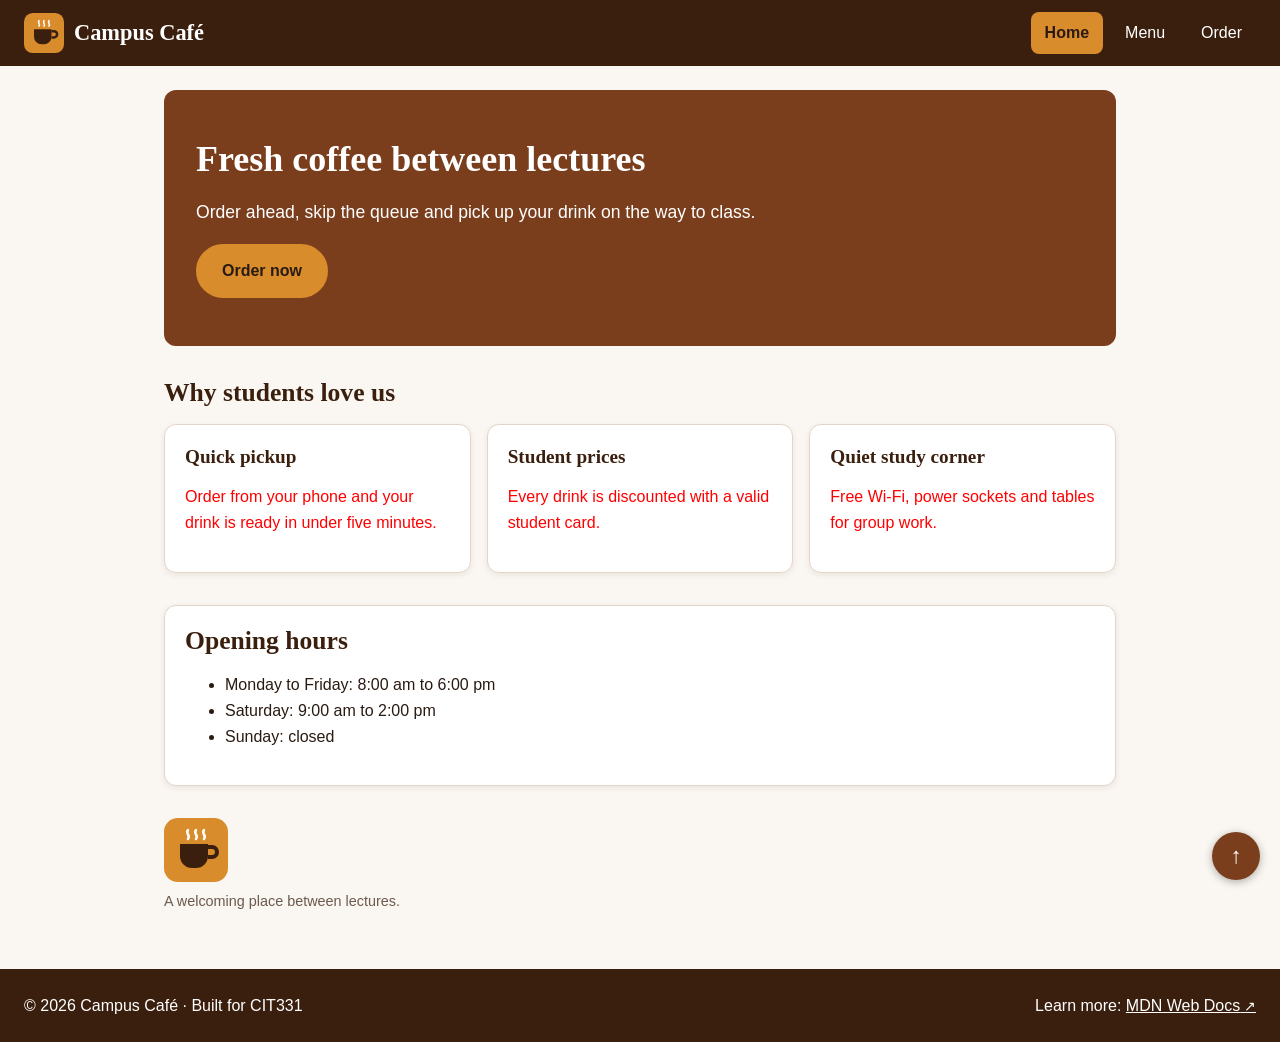
<file: index.html>
<!DOCTYPE html>
<html lang="en">
<head>
  <meta charset="UTF-8">
  <meta name="viewport" content="width=device-width, initial-scale=1.0">
  <meta name="description" content="Campus Café: fresh coffee, snacks and a quiet study space.">
  <title>Campus Café | Home</title>
  <link rel="stylesheet" href="css/styles.css">
</head>
<body id="top">
  <a class="skip-link" href="#main">Skip to main content</a>

  <header class="site-header">
    <a class="brand" href="index.html">
      <img src="images/logo.svg" alt="" width="40" height="40">
      <span>Campus Café</span>
    </a>
    <nav aria-label="Main">
      <ul class="nav-list">
        <li><a href="index.html" class="active" aria-current="page">Home</a></li>
        <li><a href="menu.html">Menu</a></li>
        <li><a href="order.html">Order</a></li>
      </ul>
    </nav>
  </header>

  <main id="main">
    <section class="hero">
      <h1>Fresh coffee between lectures</h1>
      <p>Order ahead, skip the queue and pick up your drink on the way to class.</p>
      <a class="btn" href="order.html">Order now</a>
    </section>

    <section class="highlights">
      <h2>Why students love us</h2>
      <div class="card-row">
        <article class="card">
          <h3>Quick pickup</h3>
          <p>Order from your phone and your drink is ready in under five minutes.</p>
        </article>
        <article class="card">
          <h3>Student prices</h3>
          <p>Every drink is discounted with a valid student card.</p>
        </article>
        <article class="card">
          <h3>Quiet study corner</h3>
          <p>Free Wi-Fi, power sockets and tables for group work.</p>
        </article>
      </div>
    </section>

    <aside class="card notice">
      <h2>Opening hours</h2>
      <ul>
        <li>Monday to Friday: <time datetime="08:00">8:00 am</time> to <time datetime="18:00">6:00 pm</time></li>
        <li>Saturday: <time datetime="09:00">9:00 am</time> to <time datetime="14:00">2:00 pm</time></li>
        <li>Sunday: closed</li>
      </ul>
    </aside>

    <figure class="cafe-figure">
      <img src="images/logo.svg" alt="Campus Café coffee cup logo" width="64" height="64">
      <figcaption>A welcoming place between lectures.</figcaption>
    </figure>
  </main>

  <footer class="site-footer">
    <p>&copy; 2026 Campus Café &middot; Built for CIT331</p>
    <p>Learn more: <a href="https://developer.mozilla.org/" target="_blank" rel="noopener noreferrer">MDN Web Docs</a></p>
  </footer>

  <a class="back-to-top" href="#top" aria-label="Back to top">&uarr;</a>
</body>
</html>
</file>
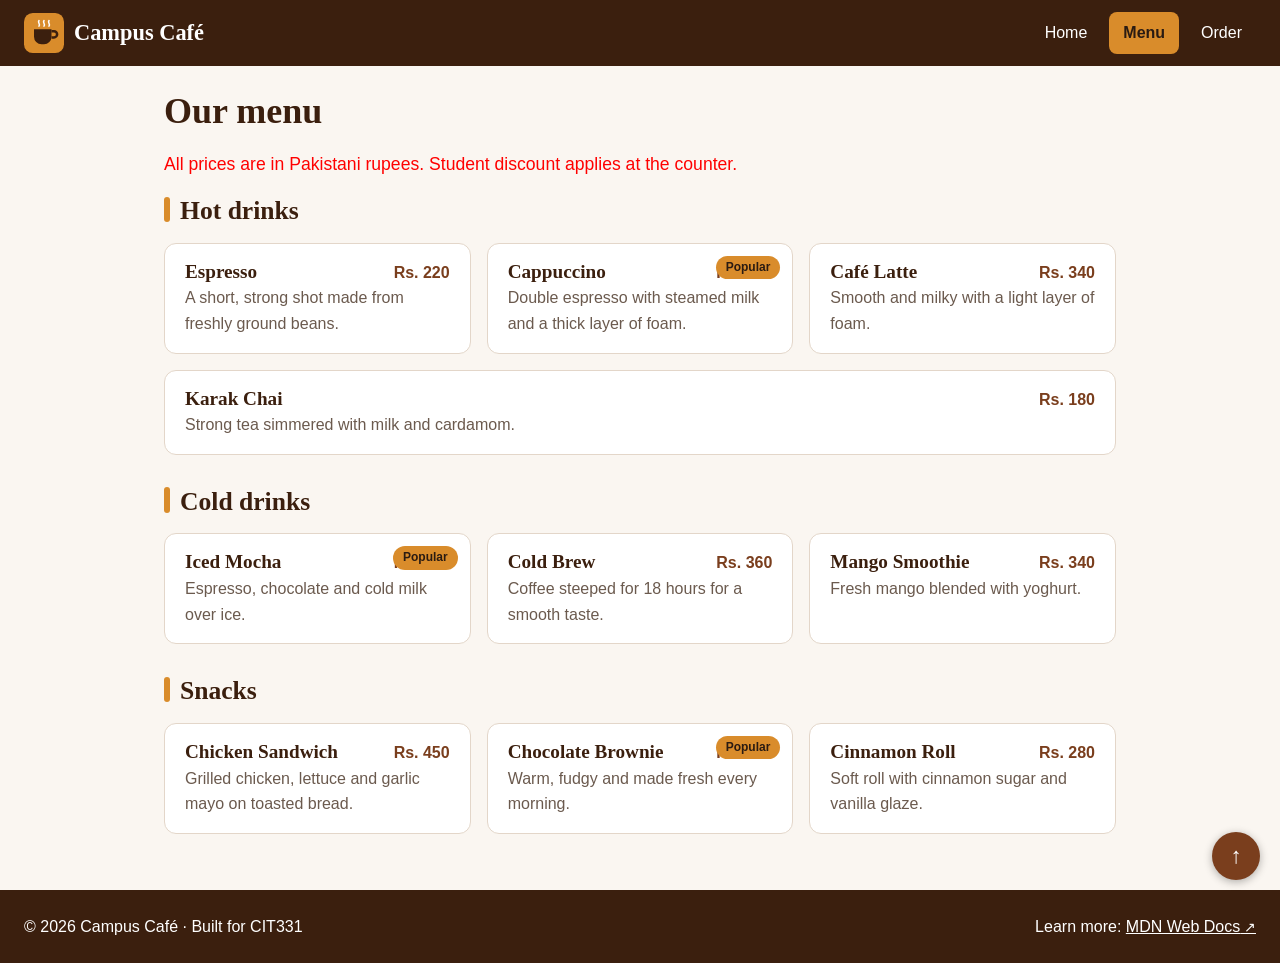
<file: menu.html>
<!DOCTYPE html>
<html lang="en">
<head>
  <meta charset="UTF-8">
  <meta name="viewport" content="width=device-width, initial-scale=1.0">
  <meta name="description" content="The Campus Café menu: hot drinks, cold drinks and snacks.">
  <title>Campus Café | Menu</title>
  <link rel="stylesheet" href="css/styles.css">
</head>
<body id="top">
  <a class="skip-link" href="#main">Skip to main content</a>

  <header class="site-header">
    <a class="brand" href="index.html">
      <img src="images/logo.svg" alt="" width="40" height="40">
      <span>Campus Café</span>
    </a>
    <nav aria-label="Main">
      <ul class="nav-list">
        <li><a href="index.html">Home</a></li>
        <li><a href="menu.html" class="active" aria-current="page">Menu</a></li>
        <li><a href="order.html">Order</a></li>
      </ul>
    </nav>
  </header>

  <main id="main">
    <h1>Our menu</h1>
    <p>All prices are in Pakistani rupees. Student discount applies at the counter.</p>

    <section class="menu-group">
      <h2>Hot drinks</h2>
      <div class="menu-list">
        <article class="menu-item">
          <div class="item-head">
            <h3>Espresso</h3>
            <span class="price">Rs. 220</span>
          </div>
          <p>A short, strong shot made from freshly ground beans.</p>
        </article>

        <article class="menu-item">
          <span class="badge">Popular</span>
          <div class="item-head">
            <h3>Cappuccino</h3>
            <span class="price">Rs. 320</span>
          </div>
          <p>Double espresso with steamed milk and a thick layer of foam.</p>
        </article>

        <article class="menu-item">
          <div class="item-head">
            <h3>Caf&eacute; Latte</h3>
            <span class="price">Rs. 340</span>
          </div>
          <p>Smooth and milky with a light layer of foam.</p>
        </article>

        <article class="menu-item">
          <div class="item-head">
            <h3>Karak Chai</h3>
            <span class="price">Rs. 180</span>
          </div>
          <p>Strong tea simmered with milk and cardamom.</p>
        </article>
      </div>
    </section>

    
<section class="menu-group">
  <h2>Cold drinks</h2>
  <div class="menu-list">
    <article class="menu-item">
      <span class="badge">Popular</span>
      <div class="item-head">
        <h3>Iced Mocha</h3>
        <span class="price">Rs. 380</span>
      </div>
      <p>Espresso, chocolate and cold milk over ice.</p>
    </article>

    <article class="menu-item">
      <div class="item-head">
        <h3>Cold Brew</h3>
        <span class="price">Rs. 360</span>
      </div>
      <p>Coffee steeped for 18 hours for a smooth taste.</p>
    </article>

    <article class="menu-item">
      <div class="item-head">
        <h3>Mango Smoothie</h3>
        <span class="price">Rs. 340</span>
      </div>
      <p>Fresh mango blended with yoghurt.</p>
    </article>
  </div>
</section>

<section class="menu-group">
  <h2>Snacks</h2>
  <div class="menu-list">
    <article class="menu-item">
      <div class="item-head">
        <h3>Chicken Sandwich</h3>
        <span class="price">Rs. 450</span>
      </div>
      <p>Grilled chicken, lettuce and garlic mayo on toasted bread.</p>
    </article>

    <article class="menu-item">
      <span class="badge">Popular</span>
      <div class="item-head">
        <h3>Chocolate Brownie</h3>
        <span class="price">Rs. 250</span>
      </div>
      <p>Warm, fudgy and made fresh every morning.</p>
    </article>

    <article class="menu-item">
      <div class="item-head">
        <h3>Cinnamon Roll</h3>
        <span class="price">Rs. 280</span>
      </div>
      <p>Soft roll with cinnamon sugar and vanilla glaze.</p>
    </article>
  </div>
</section>

  </main>

  <footer class="site-footer">
    <p>&copy; 2026 Campus Café &middot; Built for CIT331</p>
    <p>Learn more: <a href="https://developer.mozilla.org/" target="_blank" rel="noopener noreferrer">MDN Web Docs</a></p>
  </footer>

  <a class="back-to-top" href="#top" aria-label="Back to top">&uarr;</a>
</body>
</html>
</file>
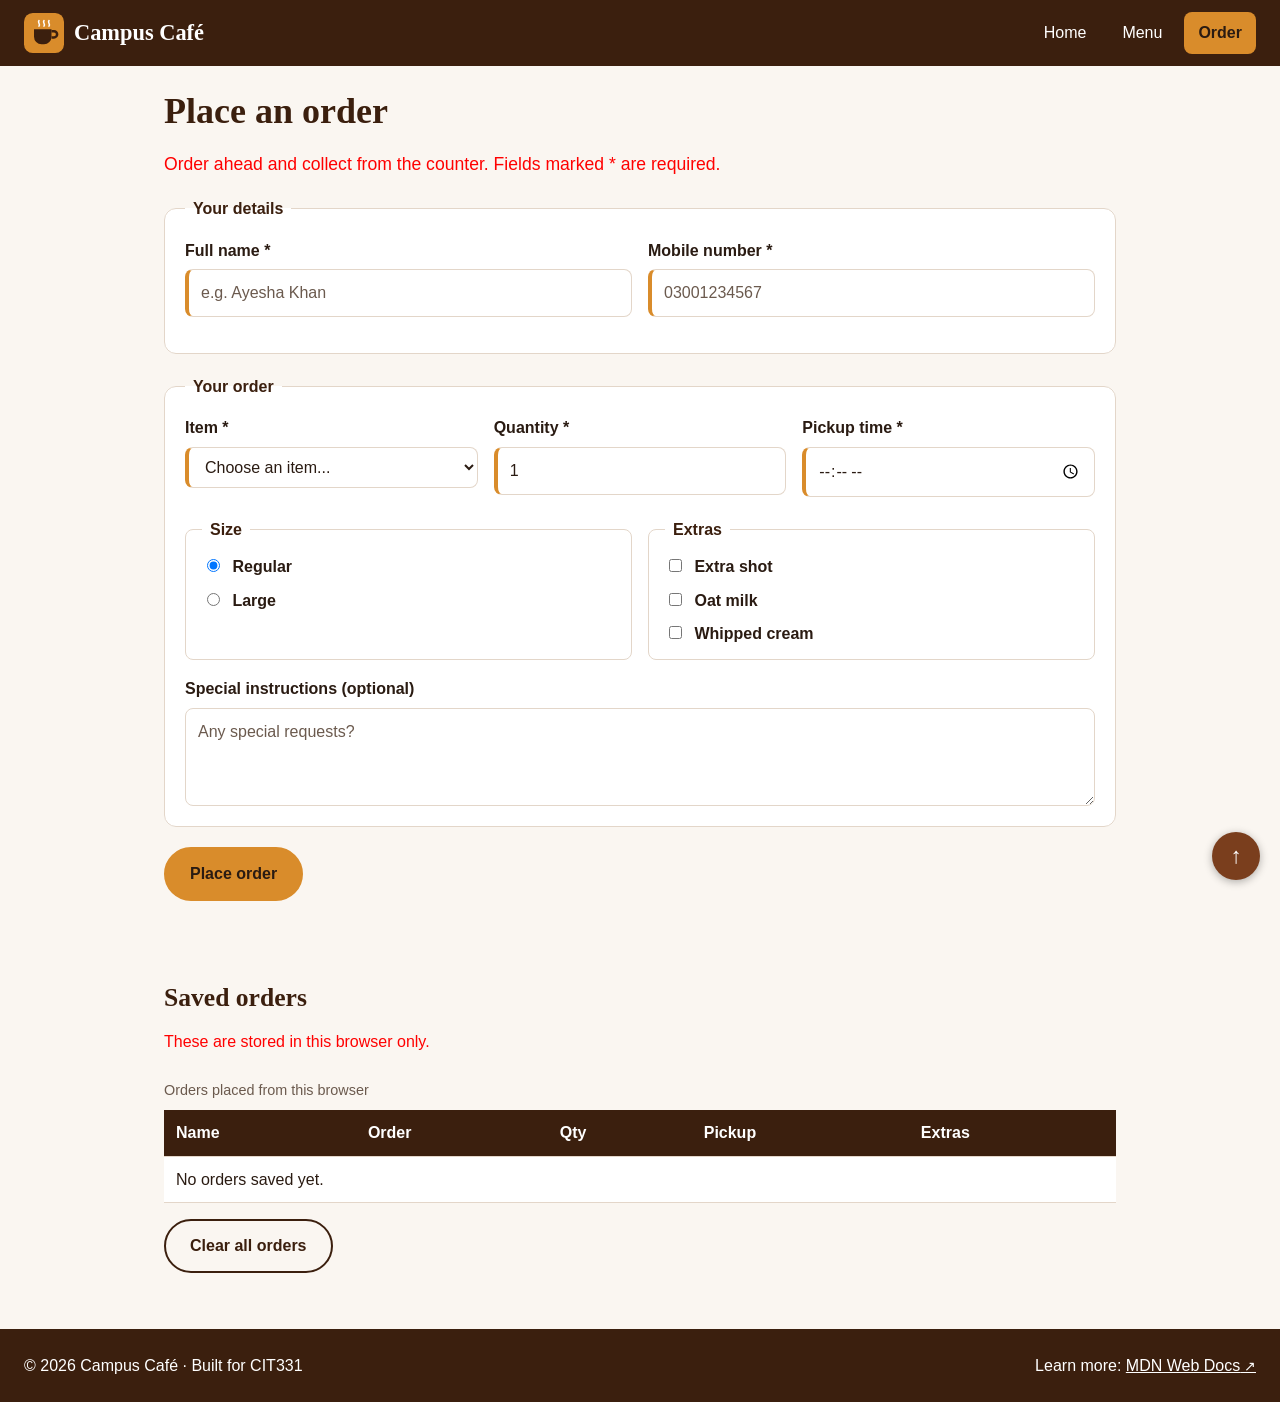
<file: order.html>
<!DOCTYPE html>
<html lang="en">
<head>
  <meta charset="UTF-8">
  <meta name="viewport" content="width=device-width, initial-scale=1.0">
  <meta name="description" content="Order ahead from Campus Café and collect at the counter.">
  <title>Campus Café | Order</title>
  <link rel="stylesheet" href="css/styles.css">
  <script src="js/order.js" defer></script>
</head>
<body id="top">
  <a class="skip-link" href="#main">Skip to main content</a>

  <header class="site-header">
    <a class="brand" href="index.html">
      <img src="images/logo.svg" alt="" width="40" height="40">
      <span>Campus Café</span>
    </a>

    <nav aria-label="Main">
      <ul class="nav-list">
        <li><a href="index.html">Home</a></li>
        <li><a href="menu.html">Menu</a></li>
        <li><a href="order.html" class="active" aria-current="page">Order</a></li>
      </ul>
    </nav>
  </header>

  <main id="main">
    <h1>Place an order</h1>
    <p>Order ahead and collect from the counter. Fields marked * are required.</p>

    <form id="order-form" action="#" method="post">
      <fieldset>
        <legend>Your details</legend>

        <div class="form-row">
          <div class="field">
            <label for="name">Full name *</label>
            <input
              type="text"
              id="name"
              name="name"
              required
              minlength="3"
              maxlength="50"
              placeholder="e.g. Ayesha Khan"
              autocomplete="name"
            >
          </div>

          <div class="field">
            <label for="phone">Mobile number *</label>
            <input
              type="tel"
              id="phone"
              name="phone"
              required
              pattern="03[0-9]{9}"
              title="11 digits starting with 03, for example 03001234567"
              placeholder="03001234567"
              autocomplete="tel"
            >
          </div>
        </div>
      </fieldset>

      <fieldset>
        <legend>Your order</legend>

        <div class="form-row">
          <div class="field">
            <label for="item">Item *</label>
            <select id="item" name="item" required>
              <option value="">Choose an item...</option>
              <option>Espresso</option>
              <option>Cappuccino</option>
              <option>Cafe Latte</option>
              <option>Karak Chai</option>
              <option>Iced Mocha</option>
              <option>Cold Brew</option>
              <option>Mango Smoothie</option>
              <option>Chicken Sandwich</option>
              <option>Chocolate Brownie</option>
              <option>Cinnamon Roll</option>
            </select>
          </div>

          <div class="field">
            <label for="qty">Quantity *</label>
            <input
              type="number"
              id="qty"
              name="qty"
              required
              min="1"
              max="10"
              value="1"
            >
          </div>

          <div class="field">
            <label for="pickup">Pickup time *</label>
            <input
              type="time"
              id="pickup"
              name="pickup"
              required
              min="08:00"
              max="18:00"
            >
          </div>
        </div>

        <div class="form-row">
          <fieldset class="choice">
            <legend>Size</legend>

            <label>
              <input type="radio" name="size" value="Regular" checked>
              Regular
            </label>

            <label>
              <input type="radio" name="size" value="Large">
              Large
            </label>
          </fieldset>

          <fieldset class="choice">
            <legend>Extras</legend>

            <label>
              <input type="checkbox" name="extras" value="Extra shot">
              Extra shot
            </label>

            <label>
              <input type="checkbox" name="extras" value="Oat milk">
              Oat milk
            </label>

            <label>
              <input type="checkbox" name="extras" value="Whipped cream">
              Whipped cream
            </label>
          </fieldset>
        </div>

        <div class="field">
          <label for="notes">Special instructions (optional)</label>
          <textarea
            id="notes"
            name="notes"
            rows="3"
            placeholder="Any special requests?"
          ></textarea>
        </div>
      </fieldset>

      <button type="submit" class="btn">Place order</button>
      <p id="message" role="status" aria-live="polite"></p>
    </form>

    <section class="saved-orders">
      <h2>Saved orders</h2>
      <p>These are stored in this browser only.</p>

      <div class="table-wrap">
        <table>
          <caption>Orders placed from this browser</caption>
          <thead>
            <tr>
              <th scope="col">Name</th>
              <th scope="col">Order</th>
              <th scope="col">Qty</th>
              <th scope="col">Pickup</th>
              <th scope="col">Extras</th>
            </tr>
          </thead>
          <tbody id="orders-body"></tbody>
        </table>
      </div>

      <button type="button" id="clear-orders" class="btn btn-secondary">
        Clear all orders
      </button>
    </section>
  </main>

  <footer class="site-footer">
    <p>&copy; 2026 Campus Café &middot; Built for CIT331</p>
    <p>
      Learn more:
      <a href="https://developer.mozilla.org/" target="_blank" rel="noopener noreferrer">MDN Web Docs</a>
    </p>
  </footer>

  <a class="back-to-top" href="#top" aria-label="Back to top">&uarr;</a>
</body>
</html>
</file>
<file: css/styles.css>
/* ===== Campus Café: styles.css ===== */

/* ---------- 1. Reset, tokens and base typography ---------- */
*, *::before, *::after {
  box-sizing: border-box;
}

:root {
  --brand: #7a3e1d;
  --brand-dark: #3b1f0e;
  --accent: #d98c2b;
  --bg: #faf6f1;
  --surface: #ffffff;
  --text: #2a1b12;
  --muted: #6b5a4e;
  --border: #e3d6c9;
  --space: 16px;
  --radius: 12px;
}

body {
  margin: 0;
  font-family: "Segoe UI", Arial, sans-serif;
  font-size: 1rem;
  line-height: 1.6;
  color: var(--text);
  background: var(--bg);
}

/* ---------- 2. Headings, links, focus ---------- */
h1, h2, h3 {
  font-family: Georgia, "Times New Roman", serif;
  color: var(--brand-dark);
  line-height: 1.2;
}

h1 {
  font-size: 2.25rem;
  margin: 0 0 var(--space);
}

h2 {
  font-size: 1.6rem;
  margin: 0 0 var(--space);
}

h3 {
  font-size: 1.2rem;
  margin: 0 0 8px;
}

a {
  color: var(--brand);
}

a:hover {
  color: var(--brand-dark);
  text-decoration-thickness: 3px;
}

a:focus-visible,
button:focus-visible,
input:focus-visible,
select:focus-visible,
textarea:focus-visible {
  outline: 3px solid var(--brand);
  outline-offset: 3px;
}

/* ---------- 3. Page shell ---------- */
#main {
  max-width: 1000px;
  margin: 0 auto;
  padding: 24px;
}

main > section,
main > aside,
main > figure {
  margin: 0 0 32px;
}

h1 + p {
  font-size: 1.1rem;
  color: var(--muted);
}

/* ---------- 4. Header and navigation ---------- */
.site-header {
  background: var(--brand-dark);
  color: #fff;
  padding: 12px 24px;
}

.brand {
  color: #fff;
  text-decoration: none;
  font-family: Georgia, "Times New Roman", serif;
  font-size: 1.4rem;
  font-weight: 700;
}

.nav-list {
  list-style: none;
  margin: 12px 0 0;
  padding: 0;
}

.nav-list li {
  display: inline-block;
}

.nav-list a {
  display: inline-block;
  color: #fff;
  text-decoration: none;
  padding: 8px 14px;
  border-radius: 8px;
}

.nav-list a:not(.active):hover {
  background: rgba(255, 255, 255, 0.18);
}

.nav-list a.active {
  background: var(--accent);
  color: var(--text);
  font-weight: 700;
}
/* ---------- 5. Footer ---------- */
.site-footer {
  background: var(--brand-dark);
  color: #fff;
  padding: 20px 24px;
}

.site-footer p {
  margin: 4px 0;
}

.site-footer a {
  color: #fff;
}

/* ---------- 6. Hero, buttons, cards ---------- */
.hero {
  background: var(--brand);
  color: #fff;
  padding: 48px 32px;
  border-radius: var(--radius);
}

.hero h1,
.hero p {
  color: #fff;
}

.hero h1 {
  margin-bottom: 12px;
}

.btn {
  display: inline-block;
  background: var(--accent);
  color: var(--text);
  font: inherit;
  font-weight: 700;
  padding: 12px 24px;
  border: 2px solid var(--accent);
  border-radius: 999px;
  text-decoration: none;
  cursor: pointer;
}

.btn:hover {
  background: var(--brand-dark);
  border-color: var(--brand-dark);
  color: #fff;
}

.btn-secondary {
  background: transparent;
  color: var(--brand-dark);
  border-color: var(--brand-dark);
}

.btn-secondary:hover {
  background: var(--brand-dark);
  color: #fff;
}

.card {
  background: var(--surface);
  border: 1px solid var(--border);
  border-radius: var(--radius);
  padding: 20px;
  box-shadow: 0 2px 6px rgba(59, 31, 14, 0.08);
}

.logo-figure {
  text-align: center;
}

figcaption {
  color: var(--muted);
  font-size: 0.9rem;
}

/* ---------- 7. Menu, tables ---------- */
.menu-group h2::before {
  content: "";
  display: inline-block;
  width: 6px;
  height: 1em;
  margin-right: 10px;
  background: var(--accent);
  border-radius: 3px;
  vertical-align: -0.12em;
}

.menu-item {
  background: var(--surface);
  border: 1px solid var(--border);
  border-radius: var(--radius);
  padding: 16px 20px;
  margin-bottom: 16px;
}

.menu-item p {
  margin: 0;
  color: var(--muted);
}

.item-head h3 {
  margin: 0;
}

.price {
  font-weight: 700;
  color: var(--brand);
}

table {
  width: 100%;
  border-collapse: collapse;
  background: var(--surface);
}

caption {
  text-align: left;
  padding: 8px 0;
  color: var(--muted);
  font-size: 0.9rem;
}

th,
td {
  text-align: left;
  padding: 10px 12px;
  border-bottom: 1px solid var(--border);
}

thead th {
  background: var(--brand-dark);
  color: #fff;
}

tbody th {
  font-weight: 600;
}

tbody tr:nth-child(even) {
  background: #fbf6f0;
}

/* ---------- 8. Attribute selectors and pseudo-elements ---------- */
a[href^="http"]::after {
  content: " \2197";
  font-size: 0.85em;
}

/* ---------- 9. Forms ---------- */
form > fieldset {
  background: var(--surface);
  border: 1px solid var(--border);
  border-radius: var(--radius);
  padding: 16px 20px;
  margin: 0 0 20px;
}

legend {
  font-weight: 700;
  padding: 0 8px;
  color: var(--brand-dark);
}

label {
  font-weight: 600;
}

input,
select,
textarea {
  font: inherit;
  width: 100%;
  padding: 10px 12px;
  border: 1px solid var(--border);
  border-radius: 8px;
  background: #fff;
  color: var(--text);
}

input[type="radio"],
input[type="checkbox"] {
  width: auto;
  margin-right: 8px;
}

input[required],
select[required] {
  border-left: 4px solid var(--accent);
}

input[placeholder]:not(:placeholder-shown):invalid {
  border-color: #b3261e;
}

::placeholder {
  color: var(--muted);
  opacity: 1;
}

#message {
  min-height: 1.6em;
  font-weight: 600;
  color: #0a6b50;
}
/* TEMPORARY: specificity experiment */
main p {
  color: red;
}
/* ---------- 10. Positioning ---------- */

/* sticky: stays at the top while the page scrolls */
.site-header {
  position: sticky;
  top: 0;
  z-index: 100;
}

/* absolute: placed inside its nearest positioned parent */
.menu-item {
  position: relative;
}

.badge {
  position: absolute;
  top: 12px;
  right: 12px;
  background: var(--accent);
  color: var(--text);
  font-size: 0.75rem;
  font-weight: 700;
  padding: 2px 10px;
  border-radius: 999px;
}

/* fixed: stays in the corner of the screen */
.back-to-top {
  position: fixed;
  right: 20px;
  bottom: 20px;
  width: 48px;
  height: 48px;
  display: flex;
  align-items: center;
  justify-content: center;
  background: var(--brand);
  color: #fff;
  font-size: 1.4rem;
  text-decoration: none;
  border-radius: 50%;
  box-shadow: 0 2px 8px rgba(0, 0, 0, 0.3);
}

.back-to-top:hover {
  background: var(--brand-dark);
  color: #fff;
}

/* skip link: parked off-screen until it gets keyboard focus */
.skip-link {
  position: absolute;
  left: -9999px;
  top: 0;
}

.skip-link:focus {
  left: 8px;
  top: 8px;
  z-index: 200;
  background: #fff;
  color: var(--brand-dark);
  padding: 8px 14px;
  border-radius: 8px;
}
/* ---------- 11. Flexbox: header, nav, footer ---------- */

.site-header {
  display: flex;
  flex-wrap: wrap;
  align-items: center;
  justify-content: space-between;
  gap: 12px;
}

.brand {
  display: flex;
  align-items: center;
  gap: 10px;
}

.nav-list {
  display: flex;
  gap: 8px;
  margin: 0;
}

.site-footer {
  display: flex;
  flex-wrap: wrap;
  align-items: center;
  justify-content: space-between;
  gap: 8px 24px;
}


/* ---------- 12. Flexbox: cards and menu ---------- */

.card-row {
  display: flex;
  flex-wrap: wrap;
  gap: 16px;
}

.card-row > .card {
  flex: 1 1 260px;
}

.menu-list {
  display: flex;
  flex-wrap: wrap;
  gap: 16px;
}

.menu-item {
  flex: 1 1 300px;
  margin-bottom: 0;
}

.item-head {
  display: flex;
  justify-content: space-between;
  align-items: baseline;
  gap: 12px;
}

/* Keep the footer at the bottom of short pages */
body {
  min-height: 100vh;
  display: flex;
  flex-direction: column;
}

#main {
  width: 100%;
  flex: 1;
}


/* ---------- 13. Flexbox: form layout ---------- */

.form-row {
  display: flex;
  flex-wrap: wrap;
  gap: 16px;
  margin-bottom: 16px;
}

.form-row > .field,
.form-row > .choice {
  flex: 1 1 220px;
}

.field {
  display: flex;
  flex-direction: column;
  gap: 6px;
  margin-bottom: 4px;
}

fieldset.choice {
  display: flex;
  flex-direction: column;
  gap: 8px;
  margin: 0;
  border: 1px solid var(--border);
  border-radius: 8px;
  padding: 12px 16px;
}

.saved-orders {
  margin-top: 40px;
}

.table-wrap {
  overflow-x: auto;
  margin-bottom: 16px;
}


/* ---------- 14. Responsive ---------- */

img {
  max-width: 100%;
  height: auto;
}

@media (max-width: 768px) {
  h1 {
    font-size: 1.9rem;
  }

  #main {
    padding: 16px;
  }

  .hero {
    padding: 32px 20px;
  }

  .site-header {
    flex-direction: column;
    align-items: flex-start;
  }
}

@media (max-width: 480px) {
  .nav-list {
    flex-wrap: wrap;
  }

  .btn {
    display: block;
    width: 100%;
    text-align: center;
  }

  .site-footer {
    flex-direction: column;
    align-items: flex-start;
  }
}
</file>
